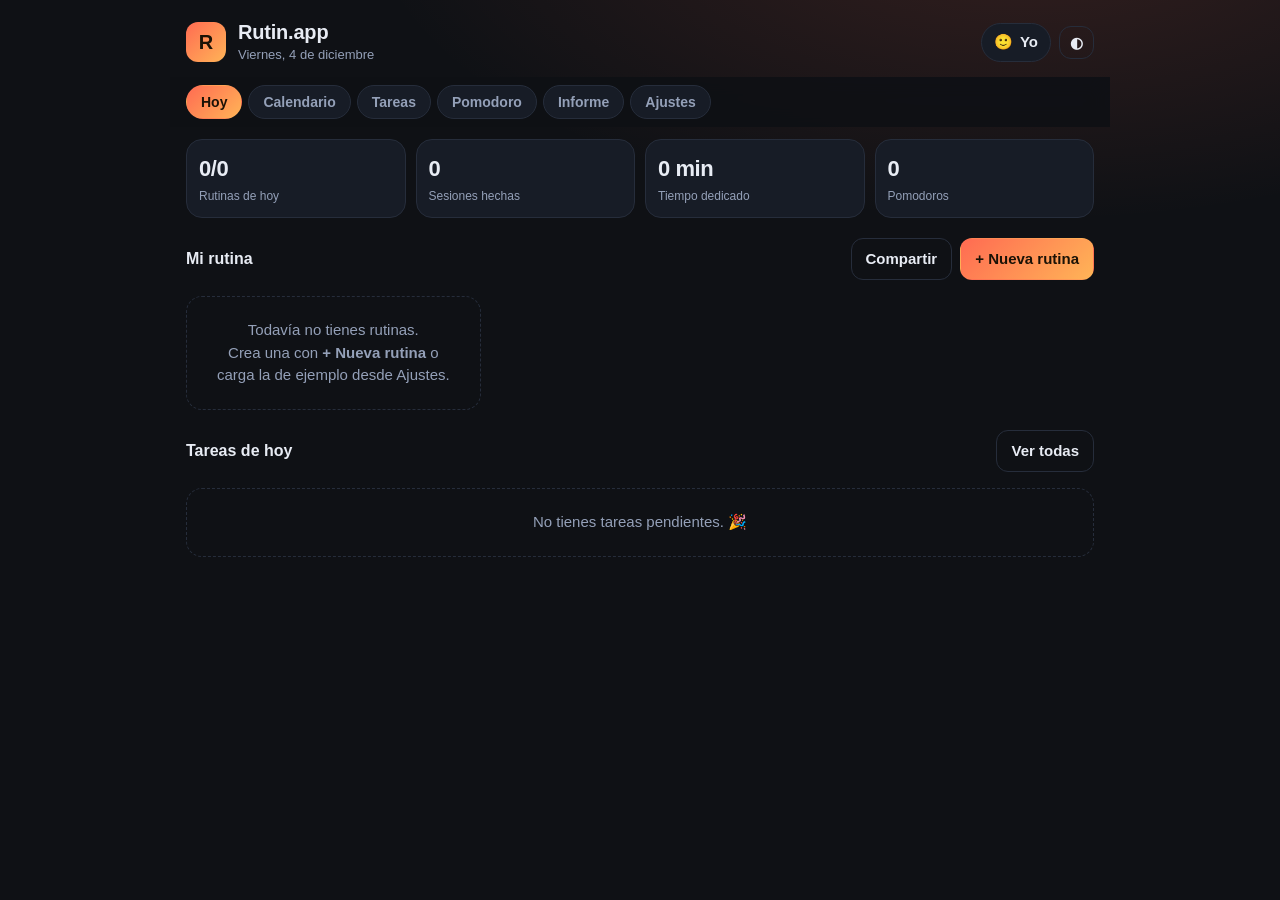
<file: index.html>
<!doctype html>
<html lang="es" data-theme="dark">
<head>
  <meta charset="utf-8" />
  <meta name="viewport" content="width=device-width, initial-scale=1, viewport-fit=cover" />
  <title>Rutin.app — Rutinas, tareas y pomodoros</title>
  <meta name="description" content="Carga tu rutina y tus tareas pendientes. Marca hábitos por veces o por tiempo, con cuenta atrás y pomodoros." />
  <meta name="theme-color" content="#0f1115" id="themeColorMeta" />
  <meta name="format-detection" content="telephone=no" />
  <meta name="color-scheme" content="dark light" />

  <!-- Pantalla completa al abrirla desde la pantalla de inicio (iOS y Android) -->
  <meta name="apple-mobile-web-app-capable" content="yes" />
  <meta name="mobile-web-app-capable" content="yes" />
  <meta name="apple-mobile-web-app-status-bar-style" content="default" />
  <meta name="apple-mobile-web-app-title" content="Rutin.app" />

  <link rel="icon" href="assets/icon.svg" type="image/svg+xml" />
  <link rel="icon" href="assets/icons/icon-192.png" sizes="192x192" type="image/png" />
  <link rel="apple-touch-icon" href="assets/icons/icon-180.png" sizes="180x180" />
  <link rel="manifest" href="manifest.json" />

  <!-- Pantallas de arranque de iOS (generadas con tools/generate-assets.js) -->
  <link rel="apple-touch-startup-image" href="assets/splash/splash-440x956@3x.png" media="(device-width: 440px) and (device-height: 956px) and (-webkit-device-pixel-ratio: 3)" />
  <link rel="apple-touch-startup-image" href="assets/splash/splash-430x932@3x.png" media="(device-width: 430px) and (device-height: 932px) and (-webkit-device-pixel-ratio: 3)" />
  <link rel="apple-touch-startup-image" href="assets/splash/splash-402x874@3x.png" media="(device-width: 402px) and (device-height: 874px) and (-webkit-device-pixel-ratio: 3)" />
  <link rel="apple-touch-startup-image" href="assets/splash/splash-393x852@3x.png" media="(device-width: 393px) and (device-height: 852px) and (-webkit-device-pixel-ratio: 3)" />
  <link rel="apple-touch-startup-image" href="assets/splash/splash-390x844@3x.png" media="(device-width: 390px) and (device-height: 844px) and (-webkit-device-pixel-ratio: 3)" />
  <link rel="apple-touch-startup-image" href="assets/splash/splash-428x926@3x.png" media="(device-width: 428px) and (device-height: 926px) and (-webkit-device-pixel-ratio: 3)" />
  <link rel="apple-touch-startup-image" href="assets/splash/splash-414x896@2x.png" media="(device-width: 414px) and (device-height: 896px) and (-webkit-device-pixel-ratio: 2)" />
  <link rel="apple-touch-startup-image" href="assets/splash/splash-375x812@3x.png" media="(device-width: 375px) and (device-height: 812px) and (-webkit-device-pixel-ratio: 3)" />
  <link rel="apple-touch-startup-image" href="assets/splash/splash-375x667@2x.png" media="(device-width: 375px) and (device-height: 667px) and (-webkit-device-pixel-ratio: 2)" />

  <link rel="stylesheet" href="assets/styles.css" />
</head>
<body>
  <!-- Barra de foco: visible solo cuando hay un temporizador activo -->
  <div id="focusBar" class="focus-bar" hidden>
    <div class="focus-ring">
      <svg viewBox="0 0 36 36" aria-hidden="true">
        <circle class="ring-bg" cx="18" cy="18" r="15.9155"></circle>
        <circle id="focusRingArc" class="ring-arc" cx="18" cy="18" r="15.9155"></circle>
      </svg>
      <span id="focusEmoji" class="focus-emoji">⏳</span>
    </div>
    <div class="focus-info">
      <span id="focusLabel" class="focus-label">Sesión</span>
      <strong id="focusTime" class="focus-time">00:00</strong>
      <span id="focusSub" class="focus-sub"></span>
    </div>
    <div class="focus-actions">
      <button id="focusToggle" class="btn btn-ghost" type="button">Pausar</button>
      <button id="focusDone" class="btn btn-primary" type="button">Terminar</button>
      <button id="focusCancel" class="btn btn-ghost btn-icon" type="button" title="Cancelar sesión" aria-label="Cancelar sesión">✕</button>
    </div>
  </div>

  <header class="app-header">
    <div class="brand">
      <span class="brand-mark">R</span>
      <div>
        <h1>Rutin.app</h1>
        <p id="todayLabel" class="muted"></p>
      </div>
    </div>
    <div class="header-actions">
      <button id="profileBtn" class="profile-chip" type="button" title="Cambiar de perfil">
        <span id="profileEmoji">🙂</span>
        <span id="profileName">Yo</span>
      </button>
      <button id="themeToggle" class="btn btn-ghost btn-icon" type="button" title="Cambiar tema" aria-label="Cambiar tema">◐</button>
    </div>
  </header>

  <nav class="tabs" role="tablist">
    <button class="tab is-active" role="tab" data-view="hoy">Hoy</button>
    <button class="tab" role="tab" data-view="calendario">Calendario</button>
    <button class="tab" role="tab" data-view="tareas">Tareas</button>
    <button class="tab" role="tab" data-view="pomodoro">Pomodoro</button>
    <button class="tab" role="tab" data-view="informe">Informe</button>
    <button class="tab" role="tab" data-view="ajustes">Ajustes</button>
  </nav>

  <div id="installHint" class="install-hint" hidden>
    <span class="install-icon">📲</span>
    <p>
      <b>Instálala en tu iPhone:</b> toca
      <svg class="ios-share" viewBox="0 0 24 24" role="img" aria-label="el botón Compartir">
        <path d="M12 3v12M12 3l-3.2 3.2M12 3l3.2 3.2" fill="none" stroke="currentColor" stroke-width="1.9"
              stroke-linecap="round" stroke-linejoin="round"/>
        <path d="M7 10H5.5A1.5 1.5 0 0 0 4 11.5v8A1.5 1.5 0 0 0 5.5 21h13a1.5 1.5 0 0 0 1.5-1.5v-8A1.5 1.5 0 0 0 18.5 10H17"
              fill="none" stroke="currentColor" stroke-width="1.9" stroke-linecap="round" stroke-linejoin="round"/>
      </svg> <b>Compartir</b> y luego
      <b>Añadir a pantalla de inicio</b>. Se abrirá a pantalla completa, como una app.
    </p>
    <button id="installHintClose" class="btn btn-ghost btn-icon" type="button" aria-label="Cerrar aviso">✕</button>
  </div>

  <main class="app-main">
    <!-- HOY -->
    <section id="view-hoy" class="view">
      <div class="summary" id="daySummary"></div>

      <div class="section-head">
        <h2>Mi rutina</h2>
        <div class="row-actions">
          <button id="shareRoutinesBtn" class="btn btn-ghost" type="button">Compartir</button>
          <button id="addRoutineBtn" class="btn btn-primary" type="button">+ Nueva rutina</button>
        </div>
      </div>
      <div id="routineList" class="card-grid"></div>

      <div class="section-head">
        <h2>Tareas de hoy</h2>
        <button class="btn btn-ghost" type="button" data-goto="tareas">Ver todas</button>
      </div>
      <div id="todayTasks" class="list"></div>
    </section>

    <!-- CALENDARIO -->
    <section id="view-calendario" class="view" hidden>
      <div class="panel">
        <div class="period-head">
          <button id="calPrev" class="btn btn-ghost btn-icon" type="button" aria-label="Mes anterior">‹</button>
          <h2 id="calLabel">Mes</h2>
          <button id="calNext" class="btn btn-ghost btn-icon" type="button" aria-label="Mes siguiente">›</button>
          <span class="spacer"></span>
          <button id="calToday" class="btn btn-ghost" type="button">Hoy</button>
        </div>
        <div class="cal-weekdays" id="calWeekdays" aria-hidden="true"></div>
        <div class="cal-grid" id="calGrid"></div>
        <p class="muted cal-legend">
          El relleno de cada día indica cuántas rutinas cumpliste de las que tocaban. Toca un día para ver el detalle.
        </p>
      </div>
      <div class="panel" id="calDetail"></div>
    </section>

    <!-- TAREAS -->
    <section id="view-tareas" class="view" hidden>
      <form id="taskForm" class="panel form-row">
        <input id="taskTitle" type="text" placeholder="Nueva tarea pendiente…" autocomplete="off" required />
        <label class="inline-field" title="Pomodoros estimados">
          🍅
          <input id="taskEst" type="number" min="0" max="20" step="1" value="1" />
        </label>
        <button class="btn btn-primary" type="submit">Añadir</button>
      </form>

      <div class="section-head">
        <h2>Pendientes</h2>
        <div class="chips" id="taskFilters">
          <button class="chip is-active" data-filter="pendientes" type="button">Pendientes</button>
          <button class="chip" data-filter="hechas" type="button">Hechas</button>
          <button class="chip" data-filter="todas" type="button">Todas</button>
        </div>
      </div>
      <div id="taskList" class="list"></div>
    </section>

    <!-- POMODORO -->
    <section id="view-pomodoro" class="view" hidden>
      <div class="panel pomo-panel">
        <div class="pomo-dial">
          <svg viewBox="0 0 36 36" aria-hidden="true">
            <circle class="ring-bg" cx="18" cy="18" r="15.9155"></circle>
            <circle id="pomoArc" class="ring-arc" cx="18" cy="18" r="15.9155"></circle>
          </svg>
          <div class="pomo-center">
            <strong id="pomoTime">25:00</strong>
            <span id="pomoPhase" class="muted">Concentración</span>
          </div>
        </div>

        <label class="field">
          <span>Tarea en la que trabajas (opcional)</span>
          <select id="pomoTask"></select>
        </label>

        <div class="pomo-actions">
          <button id="pomoStart" class="btn btn-primary btn-lg" type="button">Empezar pomodoro</button>
          <button id="pomoBreak" class="btn btn-ghost" type="button">Descanso</button>
        </div>
        <p id="pomoMeta" class="muted center"></p>
      </div>
    </section>

    <!-- INFORME -->
    <section id="view-informe" class="view" hidden>
      <div class="panel">
        <div class="chips wrap" id="periodChips">
          <button class="chip" data-period="dia" type="button">Día</button>
          <button class="chip is-active" data-period="mes" type="button">Mes</button>
          <button class="chip" data-period="anio" type="button">Año</button>
          <button class="chip" data-period="todo" type="button">Hasta ahora</button>
        </div>
        <div class="period-head">
          <button id="repPrev" class="btn btn-ghost btn-icon" type="button" aria-label="Periodo anterior">‹</button>
          <h2 id="repLabel">Periodo</h2>
          <button id="repNext" class="btn btn-ghost btn-icon" type="button" aria-label="Periodo siguiente">›</button>
        </div>
      </div>

      <div class="summary" id="repSummary"></div>

      <div class="panel">
        <h2 id="repChartTitle">Actividad</h2>
        <div class="chart-scroll"><div id="repChart" class="chart"></div></div>
      </div>

      <div class="panel">
        <h2>Rutina a rutina</h2>
        <div id="repRoutines" class="list"></div>
      </div>

      <div class="panel">
        <h2>Historial del periodo</h2>
        <div id="repHistory" class="list"></div>
      </div>
    </section>

    <!-- AJUSTES -->
    <section id="view-ajustes" class="view" hidden>
      <div class="panel">
        <h2>Pomodoro</h2>
        <div class="grid-2">
          <label class="field"><span>Concentración (min)</span><input id="setWork" type="number" min="1" max="180" /></label>
          <label class="field"><span>Descanso corto (min)</span><input id="setShort" type="number" min="1" max="60" /></label>
          <label class="field"><span>Descanso largo (min)</span><input id="setLong" type="number" min="1" max="90" /></label>
          <label class="field"><span>Descanso largo cada</span><input id="setLongEvery" type="number" min="2" max="12" /></label>
        </div>
        <label class="switch"><input id="setAuto" type="checkbox" /><span>Encadenar automáticamente descansos y pomodoros</span></label>
        <label class="switch"><input id="setSound" type="checkbox" /><span>Sonido al terminar</span></label>
        <label class="switch"><input id="setNotif" type="checkbox" /><span>Notificaciones del navegador</span></label>
      </div>
      <div class="panel">
        <h2>Perfiles</h2>
        <p class="muted">Cada perfil guarda sus propias rutinas, tareas e historial en este dispositivo.</p>
        <div class="row-actions">
          <button id="manageProfilesBtn" class="btn btn-ghost" type="button">Gestionar perfiles</button>
        </div>
      </div>

      <div class="panel">
        <h2>Rutinas compartidas</h2>
        <p class="muted">Pega aquí el código que te haya pasado otra persona para añadir sus rutinas.</p>
        <form id="importCodeForm" class="form-row">
          <input id="importCodeInput" type="text" placeholder="Pega el código o el enlace…" autocomplete="off" />
          <button class="btn btn-primary" type="submit">Añadir</button>
        </form>
      </div>

      <div class="panel">
        <h2>Tus datos</h2>
        <p class="muted">Todo se guarda solo en este navegador. Exporta una copia si cambias de dispositivo.</p>
        <div class="row-actions">
          <button id="exportBtn" class="btn btn-ghost" type="button">Exportar copia</button>
          <label class="btn btn-ghost file-btn">Importar copia<input id="importInput" type="file" accept="application/json" hidden /></label>
          <button id="seedBtn" class="btn btn-ghost" type="button">Cargar rutina de ejemplo</button>
          <button id="resetBtn" class="btn btn-danger" type="button">Borrar todo</button>
        </div>
      </div>
    </section>
  </main>

  <!-- Editor de rutina -->
  <dialog id="routineDialog" class="dialog">
    <form id="routineForm" method="dialog">
      <h2 id="routineDialogTitle">Nueva rutina</h2>

      <div class="grid-2">
        <label class="field"><span>Emoji</span><input id="rEmoji" type="text" maxlength="4" value="✅" /></label>
        <label class="field field-wide"><span>Nombre</span><input id="rName" type="text" placeholder="Gimnasio, leer, meditar…" required /></label>
      </div>

      <fieldset class="field">
        <span>¿Cómo quieres registrarla?</span>
        <div class="mode-picker" id="rMode">
          <label><input type="radio" name="rmode" value="veces" checked /><b>Por veces</b><small>Pulsas el botón y suma una sesión hecha.</small></label>
          <label><input type="radio" name="rmode" value="tiempo" /><b>Por tiempo</b><small>Pulsas y arranca una cuenta atrás.</small></label>
          <label><input type="radio" name="rmode" value="ambos" /><b>Las dos</b><small>Marca rápido o cronometra, tú eliges.</small></label>
        </div>
      </fieldset>

      <div class="grid-2">
        <label class="field" id="fieldGoalCount"><span>Veces al día</span><input id="rGoalCount" type="number" min="1" max="50" value="1" /></label>
        <label class="field" id="fieldMinutes"><span>Minutos por sesión</span><input id="rMinutes" type="number" min="1" max="600" value="30" /></label>
        <label class="field" id="fieldGoalMinutes"><span>Meta diaria (min)</span><input id="rGoalMinutes" type="number" min="1" max="1440" value="30" /></label>
      </div>

      <fieldset class="field">
        <span>Días</span>
        <div class="days" id="rDays"></div>
      </fieldset>

      <div class="dialog-actions">
        <button id="rDelete" class="btn btn-danger" type="button" hidden>Eliminar</button>
        <button id="rShare" class="btn btn-ghost" type="button" hidden>Compartir</button>
        <span class="spacer"></span>
        <button class="btn btn-ghost" type="button" data-close>Cancelar</button>
        <button class="btn btn-primary" type="submit">Guardar</button>
      </div>
    </form>
  </dialog>

  <dialog id="durationDialog" class="dialog sheet">
    <form id="durationForm" method="dialog">
      <h2 id="durationTitle">¿Cuánto tiempo?</h2>
      <div class="chips wrap" id="durationChips"></div>
      <label class="field">
        <span>Otra duración (minutos)</span>
        <input id="durationInput" type="number" inputmode="numeric" min="1" max="600" step="1" value="30" />
      </label>
      <div class="dialog-actions">
        <button class="btn btn-ghost" type="button" data-close>Cancelar</button>
        <button class="btn btn-primary" type="submit">Empezar</button>
      </div>
    </form>
  </dialog>

  <!-- Perfiles -->
  <dialog id="profileDialog" class="dialog">
    <div class="dialog-body">
      <h2>Perfiles</h2>
      <div id="profileList" class="list"></div>

      <form id="profileForm" class="profile-form">
        <label class="field"><span>Emoji</span><input id="pEmoji" type="text" maxlength="4" value="🙂" /></label>
        <label class="field field-wide"><span>Nombre del nuevo perfil</span><input id="pName" type="text" placeholder="Ana, Familia, Trabajo…" required /></label>
        <button class="btn btn-primary" type="submit">Crear</button>
      </form>

      <div class="dialog-actions">
        <span class="spacer"></span>
        <button class="btn btn-ghost" type="button" data-close>Cerrar</button>
      </div>
    </div>
  </dialog>

  <!-- Compartir rutinas -->
  <dialog id="shareDialog" class="dialog">
    <div class="dialog-body">
      <h2>Compartir rutinas</h2>
      <p class="muted">Se comparte solo la definición de las rutinas: ni tu historial, ni tus tareas, ni tus datos.</p>

      <div id="shareList" class="list share-list"></div>

      <div class="row-actions">
        <button id="shareNative" class="btn btn-primary" type="button" hidden>Compartir…</button>
        <button id="shareLink" class="btn btn-ghost" type="button">Copiar enlace</button>
        <button id="shareCode" class="btn btn-ghost" type="button">Copiar código</button>
      </div>

      <label class="field" id="shareProfileField">
        <span>O envíalas a otro perfil de este dispositivo</span>
        <div class="form-row">
          <select id="shareProfile"></select>
          <button id="shareToProfile" class="btn btn-ghost" type="button">Enviar</button>
        </div>
      </label>

      <label class="field" id="shareOutputField" hidden>
        <span>Cópialo y pásaselo a quien quieras</span>
        <textarea id="shareOutput" rows="3" readonly></textarea>
      </label>

      <div class="dialog-actions">
        <span class="spacer"></span>
        <button class="btn btn-ghost" type="button" data-close>Cerrar</button>
      </div>
    </div>
  </dialog>

  <!-- Rutinas recibidas -->
  <dialog id="receiveDialog" class="dialog">
    <div class="dialog-body">
      <h2>Rutinas compartidas contigo</h2>
      <p id="receiveFrom" class="muted"></p>
      <div id="receiveList" class="list"></div>
      <label class="field">
        <span>Añadirlas al perfil</span>
        <select id="receiveProfile"></select>
      </label>
      <div class="dialog-actions">
        <span class="spacer"></span>
        <button class="btn btn-ghost" type="button" data-close>Ahora no</button>
        <button id="receiveConfirm" class="btn btn-primary" type="button">Añadir a mis rutinas</button>
      </div>
    </div>
  </dialog>

  <div id="toast" class="toast" hidden></div>

  <script src="src/store.js"></script>
  <script src="src/timer.js"></script>
  <script src="src/ui.js"></script>
  <script src="src/app.js"></script>
</body>
</html>
</file>
<file: assets/styles.css>
/* Rutin.app — hoja de estilos única. Tema oscuro por defecto, claro con [data-theme="light"]. */

:root {
  --bg: #0f1115;
  --bg-soft: #161a22;
  --panel: #171c26;
  --panel-2: #1e2431;
  --line: #262d3b;
  --text: #e8ecf4;
  --muted: #94a0b8;
  --accent: #ff6b52;
  --accent-2: #ffb457;
  --ok: #3ddc97;
  --info: #5aa9ff;
  --danger: #ff5f6d;
  --radius: 16px;
  --shadow: 0 10px 30px rgba(0, 0, 0, .35);
}

[data-theme="light"] {
  --bg: #f5f6fa;
  --bg-soft: #ffffff;
  --panel: #ffffff;
  --panel-2: #f0f2f8;
  --line: #e2e6f0;
  --text: #182031;
  --muted: #5f6b83;
  --shadow: 0 10px 30px rgba(24, 32, 49, .08);
}

* { box-sizing: border-box; }

/* Las reglas de display (grid/flex) pisarían el atributo hidden: lo forzamos. */
[hidden] { display: none !important; }

/* --- Comportamiento táctil (iOS) --- */
html {
  -webkit-text-size-adjust: 100%;        /* Safari no reescala el texto al girar */
  height: -webkit-fill-available;
}
button, .tab, .chip, .day-btn, .item, .routine {
  -webkit-tap-highlight-color: transparent;
  touch-action: manipulation;            /* sin zoom por doble toque */
}
button, .tab, .chip, .day-btn, .brand-mark, .routine-emoji, .stat b {
  -webkit-user-select: none; user-select: none; -webkit-touch-callout: none;
}
/* Safari hace zoom al enfocar un campo de menos de 16px: ver la regla de los campos. */

body {
  margin: 0;
  /* env(safe-area-inset-*) evita el notch, la Dynamic Island y la barra de inicio. */
  padding: 0 env(safe-area-inset-right) calc(48px + env(safe-area-inset-bottom)) env(safe-area-inset-left);
  overscroll-behavior-y: contain;        /* sin rebote que recargue la página */
  background: radial-gradient(1100px 520px at 80% -10%, rgba(255, 107, 82, .16), transparent 60%), var(--bg);
  color: var(--text);
  font: 15px/1.5 -apple-system, BlinkMacSystemFont, "Segoe UI", Roboto, Ubuntu, sans-serif;
  min-height: 100vh;
}

h1, h2, h3 { margin: 0; line-height: 1.25; }
h1 { font-size: 20px; letter-spacing: -.01em; }
h2 { font-size: 16px; }
p { margin: 0; }
.muted { color: var(--muted); font-size: 13px; }
.center { text-align: center; }
.spacer { flex: 1; }

/* ---------- Cabecera y navegación ---------- */
.app-header {
  display: flex; align-items: center; justify-content: space-between; gap: 12px;
  max-width: 940px; margin: 0 auto;
  padding: calc(20px + env(safe-area-inset-top)) 16px 12px;
}
.brand { display: flex; align-items: center; gap: 12px; }
.brand-mark {
  display: grid; place-items: center; width: 40px; height: 40px; border-radius: 12px;
  background: linear-gradient(135deg, var(--accent), var(--accent-2));
  color: #1a1206; font-weight: 800; font-size: 20px;
}

.tabs {
  position: sticky; top: 0; z-index: 20;
  display: flex; gap: 6px; overflow-x: auto; scrollbar-width: none;
  max-width: 940px; margin: 0 auto; padding: 8px 16px;
  background: color-mix(in srgb, var(--bg) 92%, transparent);
  backdrop-filter: blur(10px);
}
.tabs::-webkit-scrollbar { display: none; }
.tab {
  flex: 0 0 auto; padding: 8px 14px; border-radius: 999px; cursor: pointer;
  border: 1px solid var(--line); background: var(--panel); color: var(--muted);
  font-size: 14px; font-weight: 600;
}
.tab.is-active { color: var(--text); border-color: transparent; background: linear-gradient(135deg, var(--accent), var(--accent-2)); color: #1a1206; }

.app-main { max-width: 940px; margin: 0 auto; padding: 12px 16px; }
.view { display: grid; gap: 16px; }

.section-head { display: flex; align-items: center; justify-content: space-between; gap: 12px; margin-top: 4px; }

/* ---------- Piezas base ---------- */
.panel {
  background: var(--panel); border: 1px solid var(--line); border-radius: var(--radius);
  padding: 16px; display: grid; gap: 12px; box-shadow: var(--shadow);
}

.btn {
  border: 1px solid transparent; border-radius: 12px; padding: 9px 14px; cursor: pointer;
  font: inherit; font-weight: 600; color: var(--text); background: var(--panel-2);
  transition: transform .06s ease, filter .15s ease;
}
.btn:hover { filter: brightness(1.08); }
.btn:active { transform: translateY(1px); }
.btn-primary { background: linear-gradient(135deg, var(--accent), var(--accent-2)); color: #1a1206; }
.btn-ghost { background: transparent; border-color: var(--line); color: var(--text); }
.btn-danger { background: transparent; border-color: color-mix(in srgb, var(--danger) 50%, transparent); color: var(--danger); }
.btn-icon { padding: 8px 10px; line-height: 1; }
.btn-lg { padding: 13px 22px; font-size: 16px; }
.btn:disabled { opacity: .5; cursor: not-allowed; }

.chips { display: flex; gap: 6px; }
.chip {
  border: 1px solid var(--line); background: transparent; color: var(--muted);
  border-radius: 999px; padding: 5px 12px; font: inherit; font-size: 13px; cursor: pointer;
}
.chip.is-active { color: var(--text); border-color: var(--accent); }

.field { display: grid; gap: 6px; font-size: 13px; color: var(--muted); }
.field-wide { grid-column: span 2; }
fieldset.field { border: 0; padding: 0; margin: 0; }
input[type="text"], input[type="number"], input[type="date"], select, textarea {
  width: 100%; padding: 10px 12px; border-radius: 12px;
  font: inherit;
  font-size: 16px;   /* debe ir tras el atajo `font`: por debajo de 16px Safari hace zoom */
  background: var(--bg-soft); border: 1px solid var(--line); color: var(--text);
}
input:focus-visible, select:focus-visible, button:focus-visible, .tab:focus-visible {
  outline: 2px solid var(--accent); outline-offset: 2px;
}
.grid-2 { display: grid; grid-template-columns: 1fr 1fr; gap: 12px; }
.switch { display: flex; align-items: center; gap: 10px; font-size: 14px; color: var(--text); cursor: pointer; }
.switch input { width: 18px; height: 18px; accent-color: var(--accent); }
.row-actions { display: flex; flex-wrap: wrap; gap: 8px; }
.file-btn { display: inline-flex; align-items: center; }

.form-row { grid-template-columns: 1fr auto auto; align-items: center; }
.inline-field { display: flex; align-items: center; gap: 6px; color: var(--muted); }
.inline-field input { width: 68px; }

/* ---------- Resumen del día ---------- */
.summary { display: grid; grid-template-columns: repeat(4, 1fr); gap: 10px; }
.stat {
  background: var(--panel); border: 1px solid var(--line); border-radius: var(--radius);
  padding: 12px; display: grid; gap: 2px;
}
.stat b { font-size: 22px; letter-spacing: -.02em; }
.stat span { color: var(--muted); font-size: 12px; }

/* ---------- Tarjetas de rutina ---------- */
.card-grid { display: grid; grid-template-columns: repeat(auto-fill, minmax(260px, 1fr)); gap: 12px; }
.routine {
  background: var(--panel); border: 1px solid var(--line); border-radius: var(--radius);
  padding: 14px; display: grid; gap: 10px; box-shadow: var(--shadow); position: relative;
}
.routine.is-done { border-color: color-mix(in srgb, var(--ok) 55%, transparent); }
.routine.is-running { border-color: var(--accent); }
.routine-top { display: flex; align-items: flex-start; gap: 10px; }
.routine-emoji { font-size: 26px; line-height: 1.1; }
.routine-name { font-weight: 700; }
.routine-goal { color: var(--muted); font-size: 12px; }
.routine-edit {
  position: absolute; top: 10px; right: 10px; background: transparent; border: 0;
  color: var(--muted); cursor: pointer; font-size: 15px; padding: 4px;
}
.progress { height: 8px; border-radius: 999px; background: var(--panel-2); overflow: hidden; }
.progress > i { display: block; height: 100%; background: linear-gradient(90deg, var(--accent), var(--accent-2)); border-radius: 999px; transition: width .3s ease; }
.routine.is-done .progress > i { background: var(--ok); }
.routine-actions { display: flex; flex-wrap: wrap; gap: 8px; }
.routine-actions .btn { flex: 1 1 auto; }
.badge {
  display: inline-flex; align-items: center; gap: 4px; font-size: 11px; font-weight: 700;
  padding: 3px 8px; border-radius: 999px; background: var(--panel-2); color: var(--muted);
}
.badge.ok { background: color-mix(in srgb, var(--ok) 20%, transparent); color: var(--ok); }
.badge.run { background: color-mix(in srgb, var(--accent) 22%, transparent); color: var(--accent); }

/* ---------- Listas ---------- */
.list { display: grid; gap: 8px; }
.item {
  display: flex; align-items: center; gap: 12px; padding: 12px 14px;
  background: var(--panel); border: 1px solid var(--line); border-radius: 14px;
}
.item.is-done .item-title { text-decoration: line-through; color: var(--muted); }
.item-main { flex: 1; min-width: 0; display: grid; gap: 2px; }
.item-title { font-weight: 600; overflow: hidden; text-overflow: ellipsis; white-space: nowrap; }
.item input[type="checkbox"] { width: 20px; height: 20px; accent-color: var(--ok); flex: 0 0 auto; }
.item-actions { display: flex; gap: 6px; flex: 0 0 auto; }
.empty {
  border: 1px dashed var(--line); border-radius: var(--radius); padding: 22px;
  text-align: center; color: var(--muted);
}

/* ---------- Barra de foco ---------- */
/* Barra flotante inferior: se ve siempre, sin pelearse con las pestañas fijas de arriba. */
.focus-bar {
  position: fixed; z-index: 40; left: 50%; transform: translateX(-50%);
  bottom: calc(12px + env(safe-area-inset-bottom));
  width: min(940px, calc(100vw - 24px - env(safe-area-inset-left) - env(safe-area-inset-right)));
  display: flex; align-items: center; gap: 14px; padding: 12px 14px;
  border: 1px solid color-mix(in srgb, var(--accent) 45%, var(--line));
  border-radius: var(--radius); background: var(--panel);
  box-shadow: var(--shadow);
}
.focus-ring, .pomo-dial { position: relative; }
.focus-ring { width: 54px; height: 54px; flex: 0 0 auto; }
.focus-ring svg, .pomo-dial svg { transform: rotate(-90deg); width: 100%; height: 100%; }
.ring-bg { fill: none; stroke: var(--panel-2); stroke-width: 3; }
.ring-arc {
  fill: none; stroke: url(#g); stroke: var(--accent); stroke-width: 3; stroke-linecap: round;
  stroke-dasharray: 100 100; transition: stroke-dashoffset .3s linear;
}
.focus-emoji { position: absolute; inset: 0; display: grid; place-items: center; font-size: 20px; }
.focus-info { display: grid; gap: 1px; min-width: 0; flex: 1; }
.focus-label { font-size: 12px; color: var(--muted); }
.focus-time { font-size: 26px; font-variant-numeric: tabular-nums; letter-spacing: -.02em; }
.focus-sub { font-size: 12px; color: var(--muted); overflow: hidden; text-overflow: ellipsis; white-space: nowrap; }
.focus-actions { display: flex; gap: 6px; flex-wrap: wrap; justify-content: flex-end; }

/* ---------- Pomodoro ---------- */
.pomo-panel { justify-items: center; }
.pomo-dial { width: min(260px, 70vw); aspect-ratio: 1; }
.pomo-dial .ring-bg, .pomo-dial .ring-arc { stroke-width: 1.6; }
.pomo-center { position: absolute; inset: 0; display: grid; place-content: center; text-align: center; gap: 4px; }
.pomo-center strong { font-size: 44px; font-variant-numeric: tabular-nums; letter-spacing: -.03em; }
.pomo-panel .field, .pomo-actions { width: min(420px, 100%); }
.pomo-actions { display: flex; gap: 8px; justify-content: center; }

/* ---------- Gráficos de barras ---------- */
.chart-scroll { overflow-x: auto; overflow-y: hidden; margin: 0 -4px; padding: 0 4px; }
.chart { display: flex; gap: 6px; align-items: flex-end; min-height: 160px; }
.bar {
  flex: 1 1 0; min-width: 18px; height: 100%;
  display: grid; gap: 6px; justify-items: center; align-content: end;
}
.bar-fill {
  width: 100%; max-width: 44px; min-height: 4px; border-radius: 8px 8px 4px 4px;
  background: linear-gradient(180deg, var(--accent), var(--accent-2));
}
.bar-fill.dim { background: var(--panel-2); }
.bar.is-today .bar-fill { outline: 2px solid var(--info); outline-offset: 2px; }
.bar small { color: var(--muted); font-size: 11px; white-space: nowrap; }
.bar small.value { color: var(--text); font-variant-numeric: tabular-nums; }

/* ---------- Diálogo ---------- */
.dialog {
  width: min(560px, calc(100vw - 24px)); border: 1px solid var(--line); border-radius: var(--radius);
  background: var(--panel); color: var(--text); padding: 0; box-shadow: var(--shadow);
}
.dialog::backdrop { background: rgba(4, 6, 12, .6); backdrop-filter: blur(3px); }
.dialog form, .dialog-body { display: grid; gap: 14px; padding: 18px; }
.dialog-actions { display: flex; gap: 8px; align-items: center; }
.mode-picker { display: grid; gap: 8px; }
.mode-picker label {
  display: grid; grid-template-columns: auto 1fr; gap: 4px 10px; align-items: center;
  border: 1px solid var(--line); border-radius: 12px; padding: 10px 12px; cursor: pointer; color: var(--text);
}
.mode-picker input { accent-color: var(--accent); }
.mode-picker small { grid-column: 2; color: var(--muted); }
.mode-picker label:has(input:checked) { border-color: var(--accent); background: color-mix(in srgb, var(--accent) 10%, transparent); }
.days { display: flex; flex-wrap: wrap; gap: 6px; }
.day-btn {
  width: 42px; padding: 8px 0; border-radius: 10px; cursor: pointer; font: inherit; font-size: 13px;
  border: 1px solid var(--line); background: transparent; color: var(--muted);
}
.day-btn.is-on { border-color: var(--accent); color: var(--text); background: color-mix(in srgb, var(--accent) 14%, transparent); }

/* ---------- Toast ---------- */
.toast {
  position: fixed; left: 50%; transform: translateX(-50%);
  bottom: calc(22px + env(safe-area-inset-bottom));
  background: var(--panel-2); border: 1px solid var(--line); color: var(--text);
  padding: 10px 16px; border-radius: 999px; box-shadow: var(--shadow); z-index: 60; font-size: 14px;
}
.toast[hidden] { display: none; }

body.has-session { padding-bottom: calc(150px + env(safe-area-inset-bottom)); }
body.has-session .toast { bottom: calc(148px + env(safe-area-inset-bottom)); }

@media (max-width: 640px) {
  .summary { grid-template-columns: repeat(2, 1fr); }
  .grid-2 { grid-template-columns: 1fr; }
  .field-wide { grid-column: span 1; }
  .form-row { grid-template-columns: 1fr; }
  .focus-bar { flex-wrap: wrap; }
  .focus-actions { width: 100%; }
  .focus-actions .btn { flex: 1; }
  body.has-session { padding-bottom: calc(190px + env(safe-area-inset-bottom)); }
  body.has-session .toast { bottom: calc(188px + env(safe-area-inset-bottom)); }
}

@media (prefers-reduced-motion: reduce) {
  * { transition: none !important; }
}

/* ---------- Añadidos para iOS ---------- */

/* Objetivos táctiles de 44 px, el mínimo que recomienda Apple. */
@media (pointer: coarse) {
  .btn { min-height: 44px; padding: 11px 16px; }
  .btn-icon { min-width: 44px; }
  .tab { min-height: 40px; }
  .chip { min-height: 36px; }
  .day-btn { min-height: 44px; width: 46px; }
  .item input[type="checkbox"] { width: 24px; height: 24px; }
  .routine-edit { padding: 10px; font-size: 18px; top: 4px; right: 4px; }
}

/* Aviso para añadir a la pantalla de inicio (solo Safari en iOS, y descartable). */
.install-hint {
  display: flex; align-items: flex-start; gap: 12px;
  max-width: 940px; margin: 8px auto 0; padding: 12px 14px;
  background: var(--panel); border: 1px solid var(--line); border-radius: var(--radius);
  box-shadow: var(--shadow);
}
.install-hint p { font-size: 13px; color: var(--muted); line-height: 1.45; }
.install-hint b { color: var(--text); }
.install-icon { font-size: 20px; line-height: 1.2; }
.ios-share {
  width: 15px; height: 15px; vertical-align: -2px; color: var(--info);
}

/* Hojas inferiores: el patrón que espera un móvil, y diálogo centrado en pantallas grandes. */
.sheet .chips.wrap { flex-wrap: wrap; }
.sheet .chip { padding: 10px 14px; font-size: 15px; }
.sheet .chip.is-active { background: color-mix(in srgb, var(--accent) 16%, transparent); color: var(--text); }

@media (max-width: 640px) {
  .dialog {
    width: 100vw; max-width: 100vw; max-height: 92vh;
    margin: auto auto 0; border-radius: 22px 22px 0 0; border-bottom: 0;
    animation: sheet-up .22s ease-out;
  }
  .dialog form, .dialog-body { padding: 18px 18px calc(24px + env(safe-area-inset-bottom)); }
  .dialog-actions .btn { flex: 1; }
  .install-hint { margin: 8px 16px 0; }
}

@keyframes sheet-up { from { transform: translateY(18px); opacity: .6; } to { transform: none; opacity: 1; } }

/* En modo app instalada no hay barra de Safari: el aviso sobra y el encabezado se aprieta. */
@media (display-mode: standalone) {
  .install-hint { display: none !important; }
  .app-header { padding-top: calc(12px + env(safe-area-inset-top)); }
}

/* ---------- Perfiles ---------- */
.header-actions { display: flex; align-items: center; gap: 8px; }
.profile-chip {
  display: inline-flex; align-items: center; gap: 7px; max-width: 160px;
  padding: 7px 12px; border-radius: 999px; cursor: pointer; font: inherit; font-weight: 600;
  border: 1px solid var(--line); background: var(--panel); color: var(--text);
}
.profile-chip span:last-child { overflow: hidden; text-overflow: ellipsis; white-space: nowrap; }
.profile-form { display: grid; grid-template-columns: 88px 1fr auto; gap: 10px; align-items: end; }
.profile-row.is-active { border-color: var(--accent); }
.profile-row .badge.ok { flex: 0 0 auto; }

/* ---------- Calendario ---------- */
.period-head { display: flex; align-items: center; gap: 8px; }
.period-head h2 { flex: 0 1 auto; }
.cal-weekdays, .cal-grid {
  display: grid; grid-template-columns: repeat(7, 1fr); gap: 6px;
  width: 100%; max-width: 520px; margin-inline: auto;  /* en escritorio no se estira de más */
}
.cal-weekdays { color: var(--muted); font-size: 12px; text-align: center; }
.cal-day {
  position: relative; aspect-ratio: 1; border-radius: 12px; cursor: pointer;
  border: 1px solid var(--line); background: var(--panel-2); color: var(--text);
  font: inherit; font-size: 13px; display: grid; place-content: center; gap: 2px;
  padding: 0; overflow: hidden;
}
/* Mapa de calor: el día se tiñe según el porcentaje cumplido. Con celdas de 40 px
   en el móvil una barra de progreso taparía el número; el tinte se lee siempre. */
.cal-day::before {
  content: ''; position: absolute; inset: 0;
  background: linear-gradient(155deg, var(--accent), var(--accent-2));
  opacity: calc(var(--fill, 0) * 0.92);
}
.cal-day > * { position: relative; }
.cal-day.is-strong { color: #1a1206; font-weight: 700; }   /* tinte fuerte: texto oscuro */
.cal-day.is-full { border-color: var(--accent); }
.cal-day.out { opacity: .32; }
.cal-day.future { opacity: .45; cursor: default; }
.cal-day.is-today { border-color: var(--info); border-width: 2px; }
.cal-day.is-selected { outline: 2px solid var(--accent); outline-offset: 1px; }
.cal-day .dot { width: 5px; height: 5px; border-radius: 50%; background: var(--info); }
.cal-legend { margin-top: 2px; }

/* ---------- Informe ---------- */
.rep-row { display: flex; align-items: center; gap: 12px; }
.rep-bar { height: 6px; border-radius: 999px; background: var(--panel-2); overflow: hidden; margin-top: 6px; }
.rep-bar > i { display: block; height: 100%; border-radius: 999px; background: linear-gradient(90deg, var(--accent), var(--accent-2)); }
.rep-pct { font-variant-numeric: tabular-nums; font-weight: 700; flex: 0 0 auto; }

/* ---------- Compartir ---------- */
.share-list { max-height: 42vh; overflow-y: auto; }
.share-list .item { padding: 10px 12px; }
#shareOutput { font-family: ui-monospace, SFMono-Regular, Menlo, monospace; font-size: 12px; resize: vertical; }
</file>
